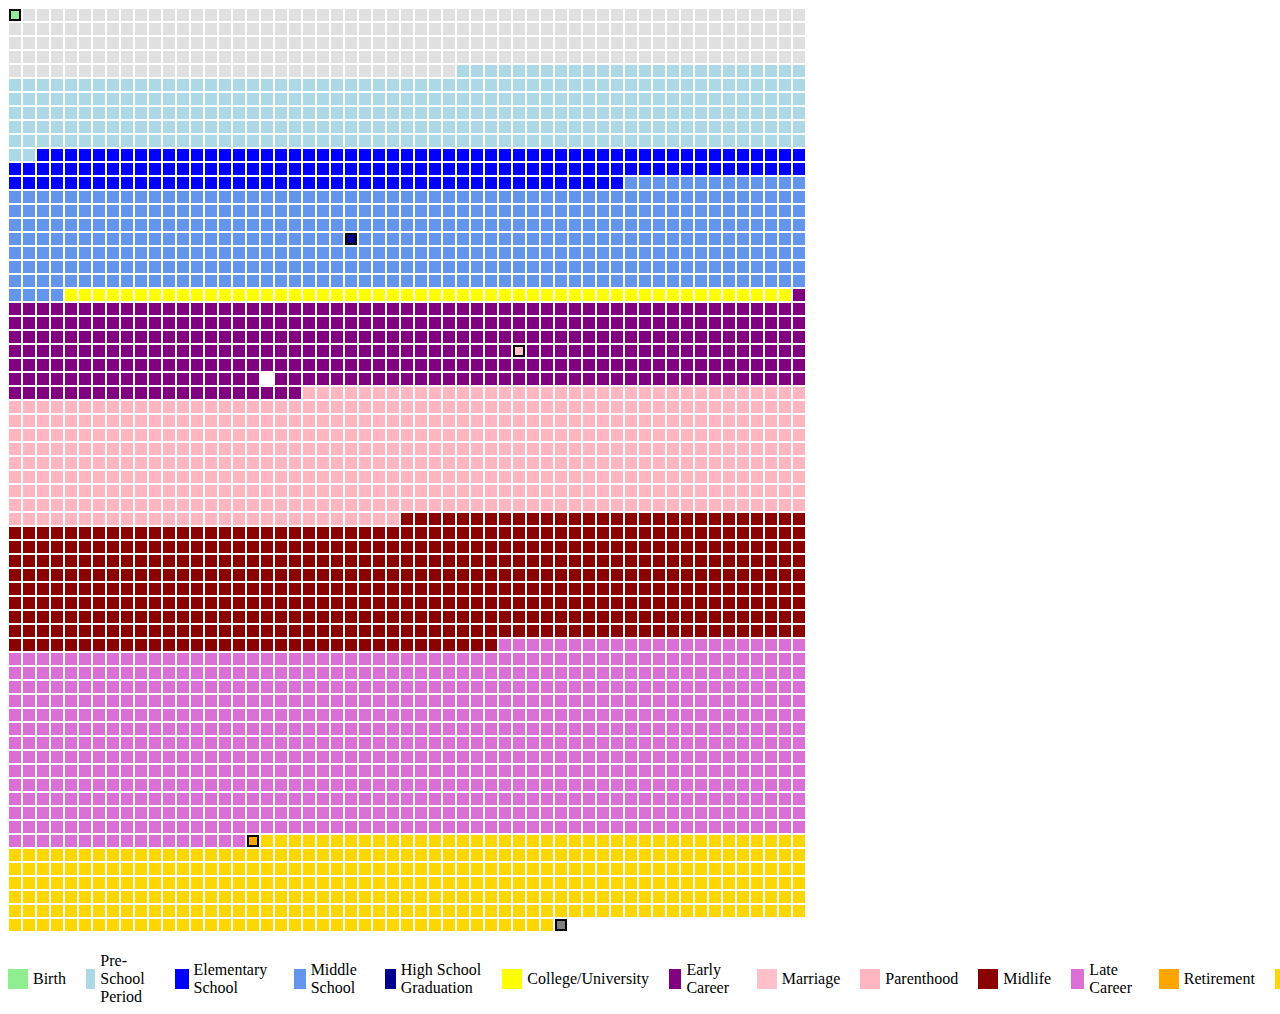
<file: week.html>
<!DOCTYPE html>
<html lang="en">
<head>
    <meta charset="UTF-8">
    <meta name="viewport" content="width=device-width, initial-scale=1.0">
    <title>Life in Weeks</title>
    <style>
        .timeline {
            display: flex;
            flex-wrap: wrap;
            width: 800px;
        }
	    .week {
		width: 12px;  /* increased by 2px to account for the border */
		height: 12px; /* increased by 2px to account for the border */
		margin: 1px;
		position: relative;
		box-sizing: border-box;  /* ensures border does not increase the box's total width and height */
	    }
        .week:hover .tooltip {
            visibility: visible;
            opacity: 1;
        }
        .tooltip {
            visibility: hidden;
            background-color: black;
            color: #fff;
            text-align: center;
            padding: 5px;
            border-radius: 6px;
            position: absolute;
            z-index: 1;
            bottom: 125%; /* Position the tooltip above the week rectangle */
            left: 50%;
            margin-left: -60px;
            opacity: 0;
            transition: opacity 0.3s;
        }
        .legend {
            display: flex;
            align-items: center;
            margin-top: 20px;
        }
        .legend-item {
            display: flex;
            align-items: center;
            margin-right: 20px;
        }
        .legend-box {
            width: 20px;
            height: 20px;
            margin-right: 5px;
        }
	@keyframes blink {
	    0% { background-color: transparent; }
	    50% { background-color: black; }
	    100% { background-color: transparent; }
	}

	.blinking {
	    animation: blink 1s infinite;
	}

    </style>
</head>

<body>
    <div class="timeline" id="timeline"></div>
    <div class="legend" id="legend"></div>

    <script>
    	const defaultColor = '#e0e0e0';  // Light gray for non-marked periods
	const milestones = [
	    { week: 0, description: 'Birth', color: 'lightgreen', type: 'point' },
	    { week: 260, description: 'Pre-School Period', color: 'lightblue', type: 'period' },
	    { week: 572, description: 'Elementary School', color: 'blue', type: 'period' },
	    { week: 728, description: 'Middle School', color: 'cornflowerblue', type: 'period' },
	    { week: 936, description: 'High School Graduation', color: 'darkblue', type: 'point' },
	    { week: 1144, description: 'College/University', color: 'yellow', type: 'period' },
	    { week: 1196, description: 'Early Career', color: 'purple', type: 'period' },
	    { week: 1404, description: 'Marriage', color: 'pink', type: 'point' },
	    { week: 1560, description: 'Parenthood', color: 'lightpink', type: 'period' },
	    { week: 2080, description: 'Midlife', color: 'darkred', type: 'period' },
	    { week: 2600, description: 'Late Career', color: 'orchid', type: 'period' },
	    { week: 3380, description: 'Retirement', color: 'orange', type: 'point' },
	    { week: 3381, description: 'Golden Years', color: 'gold', type: 'period' },
	    { week: 3744, description: 'Average Life Expectancy', color: 'gray', type: 'point' }
	];
        const timeline = document.getElementById('timeline');
        const legend = document.getElementById('legend');
        const seenLegends = {};

	const currentWeek = 1500;  // Sample value

	let currentColor = defaultColor;  // Initialize with the default color

	for (let week = 0; week <= 3744; week++) {
	    const weekDiv = document.createElement('div');
	    weekDiv.className = 'week';
	    
	    const milestone = milestones.find(m => m.week === week);

	    if (week === currentWeek) {
		weekDiv.classList.add('blinking');
		weekDiv.innerHTML = `<span class="tooltip">You are here! - Week ${week}</span>`;
	    } else if (milestone) {
		if (milestone.type === "period") {
		    currentColor = milestone.color;
		}
		
		weekDiv.style.backgroundColor = milestone.type === "point" ? milestone.color : currentColor;
		weekDiv.innerHTML = `<span class="tooltip">${milestone.description} - Week ${week}</span>`;
		
		if (milestone.type === "point") {
		    weekDiv.style.border = "2px solid black";
		}
		
		if (!seenLegends[milestone.description]) {
		    seenLegends[milestone.description] = true;
		    const legendItem = document.createElement('div');
		    legendItem.className = 'legend-item';
		    legendItem.innerHTML = `
		        <div class="legend-box" style="background-color: ${milestone.color}"></div>
		        ${milestone.description}
		    `;
		    legend.appendChild(legendItem);
		}
	    } else {
		weekDiv.style.backgroundColor = currentColor; 
		weekDiv.innerHTML = `<span class="tooltip">Week ${week}</span>`;
	    }

	    timeline.appendChild(weekDiv);
	}

    </script>
</body>
</html>
</file>
